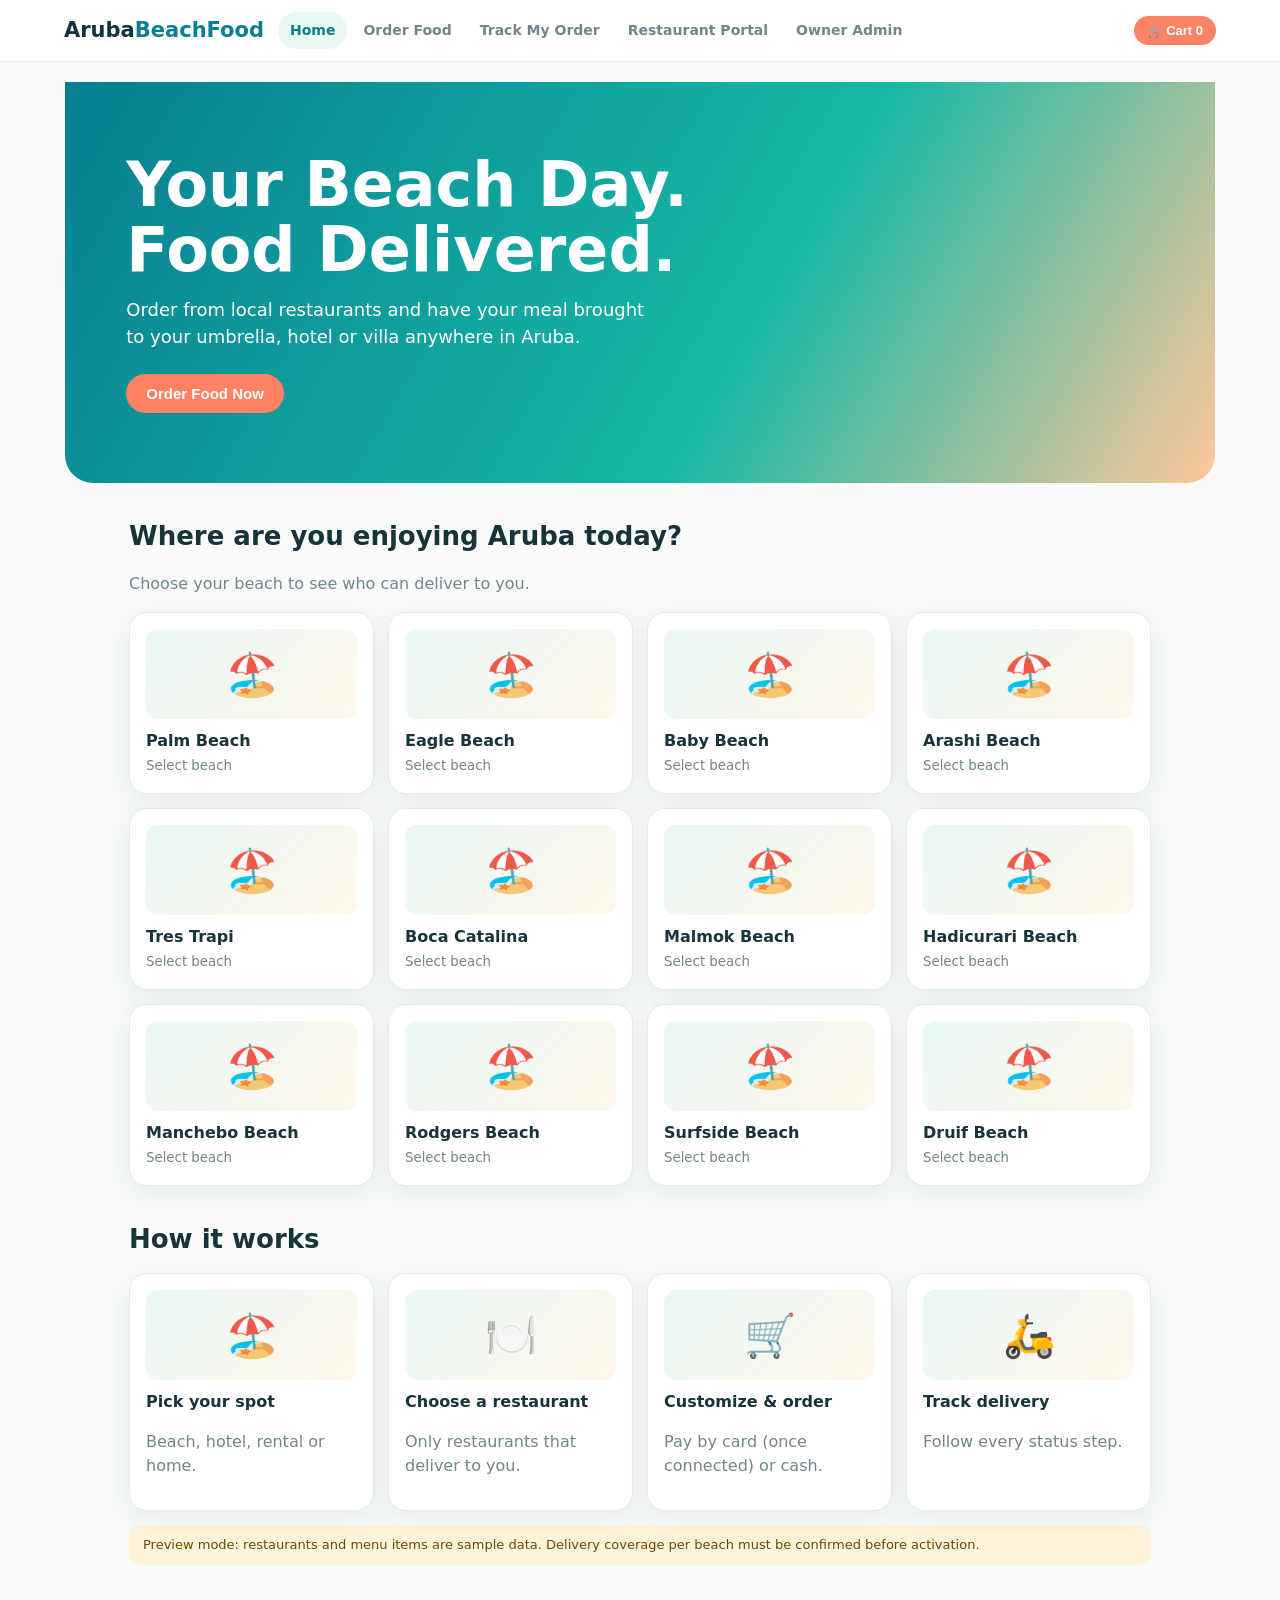
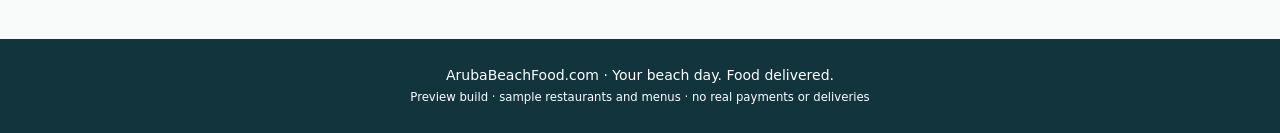
<file: arubabfindex.html>
<!DOCTYPE html>
<html lang="en">
<head>
<meta charset="UTF-8">
<meta name="viewport" content="width=device-width, initial-scale=1, viewport-fit=cover">
<title>ArubaBeachFood.com – Preview</title>
<style>
:root{--primary:#087F91;--pd:#075B68;--pl:#E9F7F5;--navy:#12343D;--sand:#FFF8EC;--coral:#FF8264;--bg:#F8FBFA;--card:#fff;--text:#17343A;--mut:#71858A;--bd:#E3ECEA;--ok:#16865B;--warn:#D99535;--bad:#D94C4C;--sh:0 8px 30px rgba(18,52,61,.08);box-sizing:border-box;padding-top:env(safe-area-inset-top,0px);padding-bottom:env(safe-area-inset-bottom,0px)}
@media(prefers-color-scheme:dark){:root:not([data-theme=light]){--pl:#12353b;--bg:#0e1d21;--card:#162a2f;--text:#e6f0f1;--mut:#8fa6ab;--bd:#254046;--sand:#2a2a22;--sh:0 8px 30px rgba(0,0,0,.3)}}
html{scroll-padding-top:env(safe-area-inset-top,0px)}
*{box-sizing:border-box}body{margin:0;background:var(--bg);color:var(--text);font-family:Inter,Manrope,system-ui,-apple-system,"Segoe UI",Arial,sans-serif;line-height:1.5}
header{position:sticky;top:env(safe-area-inset-top,0px);z-index:20;background:var(--card);border-bottom:1px solid var(--bd);display:flex;align-items:center;gap:14px;padding:12px 5%;flex-wrap:wrap}
.logo{font-weight:900;font-size:21px;cursor:pointer;color:var(--navy)}.logo b{color:var(--primary)}
@media(prefers-color-scheme:dark){.logo{color:#fff}}
nav{display:flex;gap:4px;flex:1;overflow-x:auto}nav a{padding:8px 12px;border-radius:20px;color:var(--mut);text-decoration:none;font-weight:600;font-size:14px;white-space:nowrap;cursor:pointer}nav a.on,nav a:hover{background:var(--pl);color:var(--primary)}
.btn{border:0;border-radius:24px;padding:11px 20px;font-weight:700;cursor:pointer;font-size:15px;background:var(--primary);color:#fff}.btn:hover{background:var(--pd)}.btn.alt{background:var(--pl);color:var(--primary)}.btn.co{background:var(--coral)}.btn.sm{padding:7px 13px;font-size:13px}.btn[disabled]{opacity:.45;cursor:not-allowed}
main{max-width:1150px;margin:auto;padding:0 5% 60px}
.hero{margin:20px -5vw 0;padding:70px 6%;background:linear-gradient(120deg,#087F91,#16B8A5 60%,#FFC79A);color:#fff;border-radius:0 0 28px 28px}
.hero h1{font-size:clamp(34px,6vw,62px);line-height:1.05;margin:0 0 14px;max-width:640px}.hero p{max-width:520px;font-size:18px;margin:0 0 24px}
h2{font-size:26px;margin:34px 0 6px}.mut{color:var(--mut)}
.grid{display:grid;grid-template-columns:repeat(auto-fill,minmax(200px,1fr));gap:14px;margin-top:14px}
.card{background:var(--card);border:1px solid var(--bd);border-radius:18px;padding:16px;box-shadow:var(--sh)}
.beach{cursor:pointer;text-align:left;font:inherit;color:inherit;transition:.15s}.beach:hover{transform:translateY(-3px)}.beach.sel{border:2px solid var(--primary);background:var(--pl)}.beach.off{opacity:.45}
.ph{height:90px;border-radius:12px;display:grid;place-items:center;font-size:42px;background:linear-gradient(135deg,var(--pl),var(--sand));margin-bottom:10px}
.tag{display:inline-block;font-size:12px;font-weight:700;padding:3px 10px;border-radius:12px;background:var(--pl);color:var(--primary)}.tag.w{background:#fff3d9;color:#946500}.tag.g{background:#e2f5ec;color:var(--ok)}.tag.r{background:#fce8e8;color:var(--bad)}
.chips{display:flex;gap:8px;flex-wrap:wrap;margin:12px 0}.chip{border:1px solid var(--bd);background:var(--card);color:var(--text);border-radius:20px;padding:7px 14px;cursor:pointer;font-size:14px;font-weight:600}.chip.sel{background:var(--primary);color:#fff;border-color:var(--primary)}
input,select,textarea{width:100%;padding:12px;border:1px solid var(--bd);border-radius:10px;font:inherit;background:var(--card);color:var(--text);margin:5px 0 12px}
label{font-size:13px;font-weight:700}
.row{display:flex;justify-content:space-between;align-items:center;gap:10px}.col2{display:grid;grid-template-columns:1fr 1fr;gap:0 14px}@media(max-width:640px){.col2{grid-template-columns:1fr}}
.two{display:grid;grid-template-columns:1.5fr 1fr;gap:20px;align-items:start}@media(max-width:800px){.two{grid-template-columns:1fr}}
.price{font-weight:800;color:var(--primary)}
.steps{display:flex;gap:6px;flex-wrap:wrap;margin:16px 0}.step{flex:1;min-width:110px;text-align:center;padding:10px 4px;border-radius:12px;background:var(--card);border:1px solid var(--bd);font-size:12px;font-weight:700;color:var(--mut)}.step.done{background:var(--primary);color:#fff;border-color:var(--primary)}
table{width:100%;border-collapse:collapse;font-size:13px}th,td{text-align:left;padding:10px 8px;border-bottom:1px solid var(--bd)}th{color:var(--mut)}.tw{overflow-x:auto}
.stat{font-size:28px;font-weight:800;margin:6px 0 0}
.modal{position:fixed;inset:0;background:rgba(0,0,0,.5);display:none;place-items:center;z-index:50;padding:16px}.modal.on{display:grid}.modal .card{max-width:440px;width:100%;max-height:88vh;overflow:auto}
.note{background:#fff3d9;color:#6b4a00;border-radius:12px;padding:10px 14px;font-size:13px;margin:14px 0}
footer{background:var(--navy);color:#fff;padding:26px 5%;text-align:center;font-size:14px}
.empty{text-align:center;padding:36px;color:var(--mut)}
</style>
</head>
<body>
<header>
<div class="logo" onclick="go('home')">Aruba<b>BeachFood</b></div>
<nav id="nav"></nav>
<button class="btn co sm" onclick="go('checkout')">🛒 Cart <span id="cc">0</span></button>
</header>
<main id="app"></main>
<footer>ArubaBeachFood.com · Your beach day. Food delivered.<br><small>Preview build · sample restaurants and menus · no real payments or deliveries</small></footer>
<div class="modal" id="modal"><div class="card" id="mbody"></div></div>

<script>
const $=id=>document.getElementById(id);
const esc=s=>String(s??'').replace(/[&<>"']/g,c=>({'&':'&amp;','<':'&lt;','>':'&gt;','"':'&quot;',"'":'&#39;'}[c]));
const $$=c=>'$'+(c/100).toFixed(2);
const BEACHES=['Palm Beach','Eagle Beach','Baby Beach','Arashi Beach','Tres Trapi','Boca Catalina','Malmok Beach','Hadicurari Beach','Manchebo Beach','Rodgers Beach','Surfside Beach','Druif Beach'].map((n,i)=>({id:i,n,on:true}));
const OPT={burger:[['Double patty',300],['Add cheese',100],['Extra bacon',150],['No onions',0]],drink:[['Large size',100],['Extra ice',0],['No ice',0]],none:[]};
const mk=(n,d,p,e,o)=>({n,d,p,e,o:OPT[o||'none'],av:true});
const REST=[
{id:'r1',n:'Sample Grill House',c:'Burgers',e:'🍔',t:'25–35 min',fee:300,min:1000,st:'active',bs:[0,1,4,6,10],items:[mk('Chicken Burger','Grilled chicken burger',1200,'🍔','burger'),mk('Cheeseburger','Classic cheeseburger',1300,'🍔','burger'),mk('French Fries','Crispy golden fries',500,'🍟'),mk('Fresh Juice','Refreshing fruit juice',600,'🧃','drink')]},
{id:'r2',n:'Sample Seafood Shack',c:'Seafood',e:'🐟',t:'30–45 min',fee:400,min:1500,st:'active',bs:[0,1,2,3,7,8],items:[mk('Fish Sandwich','Fresh fish sandwich',1500,'🥪'),mk('Caesar Salad','Fresh Caesar salad',1100,'🥗'),mk('Water','Bottled water',300,'💧')]},
{id:'r3',n:'Sample Wrap Café',c:'Healthy',e:'🌯',t:'20–30 min',fee:250,min:800,st:'active',bs:[1,2,5,6,9,11],items:[mk('Chicken Wrap','Chicken and fresh vegetables',1200,'🌯'),mk('Caesar Salad','Fresh Caesar salad',1100,'🥗'),mk('Fresh Juice','Refreshing fruit juice',600,'🧃','drink')]},
{id:'r4',n:'Sample Island Kitchen',c:'Caribbean',e:'🍛',t:'35–50 min',fee:450,min:1800,st:'pending',bs:[0,3,8],items:[mk('Chicken Wrap','Sample item',1200,'🌯')]}
];
const FLOW=['Order received','Accepted','Preparing','Ready','Dispatched','Delivered'];
const S={beach:null,cuisine:'All',q:'',rid:null,cart:[],orders:[],cur:null,comm:{type:'fixed',val:0},n:1000};
try{const c=JSON.parse(localStorage.getItem('abf-cart')||'null');if(c){S.cart=c.cart||[];S.rid=c.rid||null}}catch(e){}
const save=()=>{try{localStorage.setItem('abf-cart',JSON.stringify({cart:S.cart,rid:S.rid}))}catch(e){}};
const R=id=>REST.find(r=>r.id===id);
const go=v=>{location.hash=v};
const cartSub=()=>S.cart.reduce((a,l)=>a+l.price*l.qty,0);

const TABS=[['home','Home'],['restaurants','Order Food'],['track','Track My Order'],['portal','Restaurant Portal'],['admin','Owner Admin']];
const V={};

V.home=()=>`<div class="hero"><h1>Your Beach Day. Food Delivered.</h1><p>Order from local restaurants and have your meal brought to your umbrella, hotel or villa anywhere in Aruba.</p><button class="btn co" onclick="go('restaurants')">Order Food Now</button></div>
<h2>Where are you enjoying Aruba today?</h2><p class="mut">Choose your beach to see who can deliver to you.</p>
<div class="grid">${BEACHES.map(b=>`<button class="card beach ${S.beach===b.id?'sel':''} ${b.on?'':'off'}" ${b.on?'':'disabled'} onclick="pickBeach(${b.id})"><div class="ph">🏖️</div><b>${b.n}</b><br><small class="mut">${b.on?'Select beach':'Unavailable'}</small></button>`).join('')}</div>
<h2>How it works</h2><div class="grid">${[['🏖️','Pick your spot','Beach, hotel, rental or home.'],['🍽️','Choose a restaurant','Only restaurants that deliver to you.'],['🛒','Customize & order','Pay by card (once connected) or cash.'],['🛵','Track delivery','Follow every status step.']].map(x=>`<div class="card"><div class="ph">${x[0]}</div><b>${x[1]}</b><p class="mut">${x[2]}</p></div>`).join('')}</div>
<div class="note">Preview mode: restaurants and menu items are sample data. Delivery coverage per beach must be confirmed before activation.</div>`;

V.restaurants=()=>{
const cu=['All',...new Set(REST.map(r=>r.c))];
const list=REST.filter(r=>r.st==='active'&&(S.beach===null||r.bs.includes(S.beach))&&(S.cuisine==='All'||r.c===S.cuisine)&&(r.n+r.c+r.items.map(i=>i.n).join(' ')).toLowerCase().includes(S.q.toLowerCase()));
return `<h2>Restaurants</h2>
<div class="chips">${BEACHES.filter(b=>b.on).map(b=>`<button class="chip ${S.beach===b.id?'sel':''}" onclick="pickBeach(${b.id},1)">${b.n}</button>`).join('')}${S.beach!==null?`<button class="chip" onclick="S.beach=null;render()">✕ Clear beach</button>`:''}</div>
<input id="q" placeholder="Search restaurants or dishes…" value="${esc(S.q)}" oninput="S.q=this.value;render(1)">
<div class="chips">${cu.map(c=>`<button class="chip ${S.cuisine===c?'sel':''}" onclick="S.cuisine='${c}';render()">${c}</button>`).join('')}</div>
${S.beach===null?'<p class="mut">Select a beach to see only restaurants that deliver there.</p>':''}
<div class="grid">${list.map(r=>`<div class="card beach" onclick="openRest('${r.id}')"><div class="ph">${r.e}</div><b>${r.n}</b><div class="row"><span class="tag">${r.c}</span><span class="tag g">Open</span></div><p class="mut" style="margin:8px 0 0">⏱ ${r.t} · Delivery ${$$(r.fee)} · Min ${$$(r.min)}</p></div>`).join('')||'<div class="empty">No restaurants deliver to this selection yet.</div>'}</div>`};

V.menu=()=>{const r=R(S.rid);if(!r)return V.restaurants();
return `<h2>${r.e} ${r.n}</h2><p class="mut">${r.c} · ⏱ ${r.t} · Delivery ${$$(r.fee)} · Minimum ${$$(r.min)}</p><button class="btn alt sm" onclick="go('restaurants')">← All restaurants</button>
<div class="grid">${r.items.map((it,i)=>`<div class="card"><div class="ph">${it.e}</div><b>${it.n}</b><p class="mut" style="margin:2px 0 8px">${it.d}</p><div class="row"><span class="price">${$$(it.p)}</span>${it.av?`<button class="btn sm" onclick="custom('${r.id}',${i})">Add</button>`:'<span class="tag r">Sold out</span>'}</div></div>`).join('')}</div>
<div class="note">Sample menu data. Final prices will be validated by the backend.</div>`};

V.checkout=()=>{
if(!S.cart.length)return `<h2>Your cart</h2><div class="empty">Your cart is empty.<br><br><button class="btn" onclick="go('restaurants')">Browse restaurants</button></div>`;
const r=R(S.rid),sub=cartSub(),tot=sub+r.fee,b=S.beach!==null?BEACHES[S.beach].n:'';
return `<h2>Checkout · ${r.n}</h2><div class="two"><div class="card">
<label>Delivery type</label><select id="dt"><option value="beach">Beach</option><option value="hotel">Hotel / resort</option><option value="home">Home / vacation rental</option><option value="pickup">Pickup</option></select>
<label>Beach</label><select id="cb">${BEACHES.filter(x=>x.on&&r.bs.includes(x.id)).map(x=>`<option ${S.beach===x.id?'selected':''}>${x.n}</option>`).join('')}</select>
<div class="col2"><div><label>Your name *</label><input id="cn"></div><div><label>Phone *</label><input id="cp" placeholder="+297"></div></div>
<label>Hotel, beach bar or landmark *</label><input id="cl" placeholder="Example: Marriott Resort">
<div class="col2"><div><label>Umbrella / chair / room no.</label><input id="cu"></div><div><label>Email</label><input id="ce" type="email"></div></div>
<label>Delivery instructions</label><textarea id="ci" rows="2"></textarea>
<label>Payment</label><select id="cm"><option value="cash">Cash on delivery (unpaid until collected)</option><option value="card" disabled>Card – not connected (provider pending)</option></select>
<div id="err" style="color:var(--bad);font-size:13px;margin-bottom:8px"></div><button class="btn" onclick="placeOrder()">Place Order</button></div>
<div class="card"><b>Order summary</b>${S.cart.map((l,i)=>`<div class="row" style="margin-top:10px"><div>${l.qty}× ${esc(l.n)}<br><small class="mut">${esc(l.opts.join(', '))}${l.note?' · '+esc(l.note):''}</small></div><div>${$$(l.price*l.qty)}<br><button class="chip" onclick="rm(${i})">remove</button></div></div>`).join('')}<hr style="border:0;border-top:1px solid var(--bd)">
<div class="row"><span>Subtotal</span><span>${$$(sub)}</span></div><div class="row"><span>Delivery</span><span>${$$(r.fee)}</span></div><div class="row"><b>Total</b><b class="price">${$$(tot)}</b></div>
${sub<r.min?`<p style="color:var(--bad);font-size:13px">Minimum order is ${$$(r.min)}.</p>`:''}<button class="btn alt sm" onclick="S.cart=[];S.rid=null;save();render()">Clear cart</button></div></div>`};

V.track=()=>{const o=S.cur;if(!o)return `<h2>Track My Order</h2><div class="empty">No order yet. Place an order to see live status here.</div>`;
const i=FLOW.indexOf(o.status);
return `<h2>Order ${o.num}</h2><p class="mut">${esc(R(o.rid).n)} · ${esc(o.beach)} · ${esc(o.loc)}</p>
<div class="steps">${FLOW.map((s,k)=>`<div class="step ${k<=i?'done':''}">${s}</div>`).join('')}</div>
<div class="card"><p><b>Payment:</b> Cash · <span class="tag w">${o.paid?'Paid':'Unpaid'}</span></p><p><b>Total:</b> ${$$(o.total)}</p><p class="mut">No delivery estimate is shown until a partner is assigned. The restaurant updates these steps from its portal.</p><button class="btn alt sm" onclick="render()">Refresh status</button></div>`};

V.portal=()=>{const r=R(S.prid||'r1');const os=S.orders.filter(o=>o.rid===r.id);
return `<h2>Restaurant Portal</h2><div class="note">Preview: no login yet. In production each restaurant signs in and sees only its own data.</div>
<select onchange="S.prid=this.value;render()">${REST.filter(x=>x.st==='active').map(x=>`<option value="${x.id}" ${x.id===r.id?'selected':''}>${x.n}</option>`).join('')}</select>
<div class="grid"><div class="card">New orders<div class="stat">${os.filter(o=>o.status==='Order received').length}</div></div><div class="card">In progress<div class="stat">${os.filter(o=>['Accepted','Preparing','Ready','Dispatched'].includes(o.status)).length}</div></div><div class="card">Delivered<div class="stat">${os.filter(o=>o.status==='Delivered').length}</div></div><div class="card">Sales<div class="stat">${$$(os.filter(o=>o.status==='Delivered').reduce((a,o)=>a+o.sub,0))}</div></div></div>
<h2>Incoming orders</h2><div class="card tw"><table><tr><th>Order</th><th>Items</th><th>Beach</th><th>Status</th><th></th></tr>${os.map(o=>`<tr><td>${o.num}</td><td>${o.items}</td><td>${esc(o.beach)}</td><td><span class="tag">${o.status}</span></td><td>${o.status!=='Delivered'?`<button class="btn sm" onclick="adv(${o.id})">${o.status==='Order received'?'Accept':'→ '+FLOW[FLOW.indexOf(o.status)+1]}</button>`:''}</td></tr>`).join('')||'<tr><td colspan=5 class="empty">No orders yet.</td></tr>'}</table></div>
<h2>Menu availability</h2><div class="card">${r.items.map((it,i)=>`<div class="row" style="padding:6px 0"><span>${it.e} ${it.n} · ${$$(it.p)}</span><button class="btn sm ${it.av?'':'alt'}" onclick="R('${r.id}').items[${i}].av=!R('${r.id}').items[${i}].av;render()">${it.av?'Available':'Sold out'}</button></div>`).join('')}</div>`};

V.admin=()=>{const os=S.orders,done=os.filter(o=>o.status==='Delivered');const gross=done.reduce((a,o)=>a+o.total,0);
const com=done.reduce((a,o)=>a+(S.comm.type==='fixed'?Math.round(S.comm.val*100):Math.round(o.sub*S.comm.val/100)),0);
return `<h2>Owner Admin</h2><div class="note">Preview: no login yet. Figures below come only from orders placed in this session — nothing is pre-filled.</div>
<div class="grid"><div class="card">Orders<div class="stat">${os.length}</div></div><div class="card">Pending<div class="stat">${os.filter(o=>o.status==='Order received').length}</div></div><div class="card">Completed<div class="stat">${done.length}</div></div><div class="card">Gross (completed)<div class="stat">${$$(gross)}</div></div><div class="card">Est. commission<div class="stat">${$$(com)}</div></div><div class="card">Active restaurants<div class="stat">${REST.filter(r=>r.st==='active').length}</div></div></div>
<h2>Orders</h2><div class="card tw"><table><tr><th>Order</th><th>Restaurant</th><th>Customer</th><th>Beach</th><th>Total</th><th>Payment</th><th>Status</th></tr>${os.map(o=>`<tr><td>${o.num}</td><td>${esc(R(o.rid).n)}</td><td>${esc(o.name)}</td><td>${esc(o.beach)}</td><td>${$$(o.total)}</td><td>Cash · unpaid</td><td>${o.status}</td></tr>`).join('')||'<tr><td colspan=7 class="empty">No orders yet.</td></tr>'}</table></div>
<h2>Restaurants</h2><div class="card">${REST.map(r=>`<div class="row" style="padding:6px 0"><span>${r.e} ${r.n} <span class="tag ${r.st==='active'?'g':'w'}">${r.st}</span></span><button class="btn sm alt" onclick="R('${r.id}').st=R('${r.id}').st==='active'?'pending':'active';render()">${r.st==='active'?'Suspend':'Approve'}</button></div>`).join('')}</div>
<h2>Beach locations</h2><div class="chips">${BEACHES.map(b=>`<button class="chip ${b.on?'sel':''}" onclick="BEACHES[${b.id}].on=!BEACHES[${b.id}].on;render()">${b.n}</button>`).join('')}</div><p class="mut">Click to enable or disable a beach. Coverage must be confirmed with the delivery partner.</p>
<h2>Commission rule</h2><div class="card"><div class="col2"><div><label>Type</label><select onchange="S.comm.type=this.value;render()"><option value="fixed" ${S.comm.type==='fixed'?'selected':''}>Fixed per completed order ($)</option><option value="pct" ${S.comm.type==='pct'?'selected':''}>Percentage of subtotal (%)</option></select></div><div><label>Value</label><input type="number" min="0" step="0.01" value="${S.comm.val}" onchange="S.comm.val=Math.max(0,+this.value||0);render()"></div></div><p class="mut">Starts at 0. Enter the real agreed terms; no rate is assumed.</p></div>
<h2>Integration status</h2><div class="card">${[['VapVap Eats delivery','Awaiting API documentation & credentials','w'],['Card payments','Provider eligibility for Aruba not verified','w'],['Cash payments','Enabled (unpaid until collected)','g'],['Email notifications','Not configured','w'],['AI assistant','Not configured','w']].map(x=>`<div class="row" style="padding:6px 0"><span>${x[0]}</span><span class="tag ${x[2]}">${x[1]}</span></div>`).join('')}</div>`};

function render(keep){const v=(location.hash||'#home').slice(1);const f=V[v]||V.home;
const pos=keep&&document.activeElement&&document.activeElement.id==='q'?document.activeElement.selectionStart:null;
$('app').innerHTML=f();
$('nav').innerHTML=TABS.map(t=>`<a class="${v===t[0]||(v==='menu'&&t[0]==='restaurants')||(v==='checkout'&&t[0]==='restaurants')?'on':''}" onclick="go('${t[0]}')">${t[1]}</a>`).join('');
$('cc').textContent=S.cart.reduce((a,l)=>a+l.qty,0);
if(pos!==null){const q=$('q');q.focus();q.setSelectionRange(pos,pos)}}
window.addEventListener('hashchange',()=>{render();scrollTo(0,0)});

function pickBeach(i,stay){S.beach=i;if(stay)render();else go('restaurants')}
function openRest(id){S.rid===id||!S.cart.length?0:0;S.view=id;S.browse=id;go('menu');S.mrid=id;S.rid_menu=id;S.rid=S.cart.length?S.rid:id;S.menuFor=id;render()}
// menu renders restaurant being browsed
const _menu=V.menu;V.menu=()=>{const keep=S.rid;S.rid=S.menuFor||S.rid;const h=_menu();S.rid=keep;return h};

function custom(rid,i){const r=R(rid),it=r.items[i];
window._c={rid,i,qty:1,sel:[]};
$('mbody').innerHTML=`<div class="row"><b style="font-size:18px">${it.e} ${it.n}</b><button class="chip" onclick="closeM()">✕</button></div><p class="mut">${it.d}</p>
${it.o.map((o,k)=>`<label style="display:flex;gap:8px;align-items:center;font-weight:500"><input type="checkbox" style="width:auto;margin:0" onchange="tog(${k},this.checked)"> ${o[0]} ${o[1]?`<span class="price">+${$$(o[1])}</span>`:''}</label>`).join('')}
<label>Special instructions</label><input id="mn" placeholder="Optional">
<div class="row"><div><button class="chip" onclick="qty(-1)">−</button> <b id="mq">1</b> <button class="chip" onclick="qty(1)">+</button></div><button class="btn" id="madd" onclick="addCart()"></button></div>`;
$('modal').classList.add('on');mprice()}
const closeM=()=>$('modal').classList.remove('on');
function tog(k,on){const s=_c.sel;on?s.push(k):s.splice(s.indexOf(k),1);mprice()}
function qty(d){_c.qty=Math.max(1,_c.qty+d);$('mq').textContent=_c.qty;mprice()}
function unit(){const it=R(_c.rid).items[_c.i];return it.p+_c.sel.reduce((a,k)=>a+it.o[k][1],0)}
function mprice(){$('madd').textContent='Add · '+$$(unit()*_c.qty)}
function addCart(){const r=R(_c.rid),it=r.items[_c.i];
if(S.cart.length&&S.rid!==r.id){if(!confirm('Your cart has items from another restaurant. Clear it and start a new order?'))return;S.cart=[]}
S.rid=r.id;S.cart.push({n:it.n,price:unit(),qty:_c.qty,opts:_c.sel.map(k=>it.o[k][0]),note:$('mn').value.trim()});save();closeM();render()}
function rm(i){S.cart.splice(i,1);if(!S.cart.length)S.rid=null;save();render()}

function placeOrder(){const r=R(S.rid),g=id=>$(id).value.trim();
const sub=cartSub();let e='';
if(!g('cn'))e='Please enter your name.';else if(!g('cp'))e='Please enter your phone number.';else if(!g('cl'))e='Please enter a delivery location.';else if(sub<r.min)e='Minimum order is '+$$(r.min)+'.';
if(e){$('err').textContent=e;return}
const o={id:S.n,num:'ABF-'+(S.n++),rid:r.id,name:g('cn'),phone:g('cp'),beach:$('cb').value,loc:g('cl')+(g('cu')?' — '+g('cu'):''),sub,total:sub+r.fee,items:S.cart.map(l=>l.qty+'× '+esc(l.n)).join(', '),status:'Order received',paid:false};
S.orders.push(o);S.cur=o;S.cart=[];S.rid=null;save();go('track')}
function adv(id){const o=S.orders.find(x=>x.id===id),i=FLOW.indexOf(o.status);if(i<FLOW.length-1)o.status=FLOW[i+1];render()}
render();
</script>
</body>
</html>
</file>
